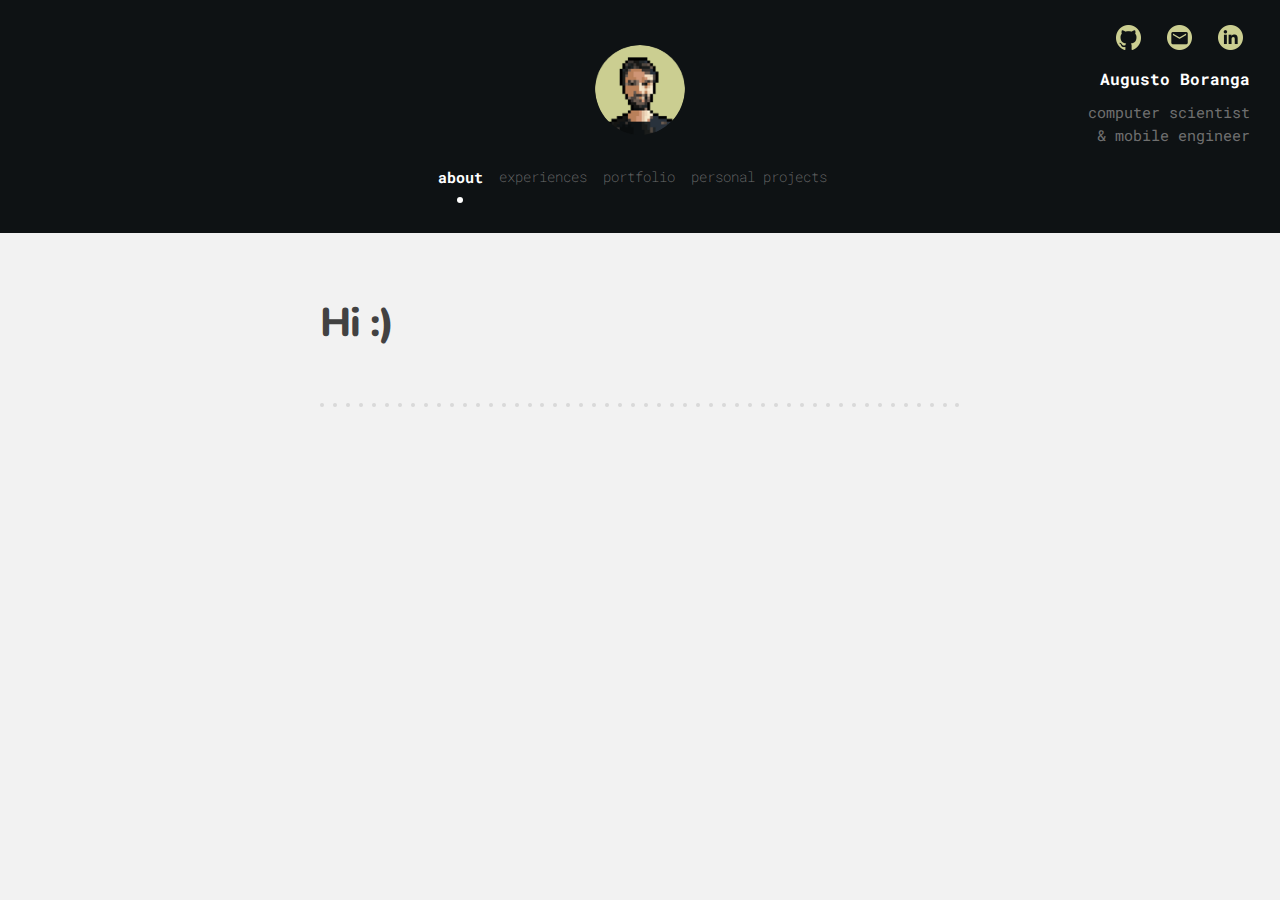
<file: index.html>
<!DOCTYPE html>

<html>
<head>
    <meta http-equiv="content-type" content="text/html; charset=utf-8">
    <title>Augusto Boranga</title>
    <script src="static/jquery-3.1.0.js"></script>
    <link href="https://fonts.googleapis.com/css?family=Nunito:300,400,400i,700,900&display=swap" rel="stylesheet">
    <link href="https://fonts.googleapis.com/css?family=Roboto+Mono:400,700&display=swap" rel="stylesheet">
    <link rel="stylesheet" type="text/css" href="static/main.css">
    <link rel="icon" type="image/png" href="static/images/profile.png">
</head>

<body>
    <div class="header" align="center">
    <div class="topRightCorner">
        <div class="contactContainer">
            <div class="contactButton"><a target="_blank" href="https://github.com/gutoboranga"><img class="contactButtonImage" src="static/images/icons/github-icon.png"></a></div>&emsp;
            <div class="contactButton"><a href="mailto:guto.boranga@gmail.com"><img class="contactButtonImage" src="static/images/icons/mail-icon.png"></a></div>&emsp;
            <div class="contactButton"><a target="_blank" href="https://www.linkedin.com/in/gutoboranga"><img class="contactButtonImage" src="static/images/icons/linkedin-icon.png"></a></div>
        </div>
        <div class="myName">
            Augusto Boranga
        </div>
        <div class="myBriefDescription">
            computer scientist<br>& mobile engineer
        </div>
    </div>
    
    <img class="profilePicture" src="static/images/profile.png">
    <div class="topButtonGroup" align="center"><div align="center"><a class="button button-selected" href="index.html">about</a><div id="little-circle"></div></div>&emsp;<div align="center"><a class="button" href="experiences.html">experiences</a></div>&emsp;<div align="center"><a class="button" href="portfolio.html">portfolio</a></div>&emsp;<div align="center"><a class="button" href="personal_projects.html">personal projects</a></div>&emsp;</div>
</div>
    <div id="full_content">
        <h1>Hi :)</h1>
<h4></h4>
<div class="section_divider"></div>


    </div>
    <script>
        let dot = "<span class=\"dot\"></span>"
        let separators = document.getElementsByClassName('section_divider');
                
        for (var i = 0; i < separators.length; i++) {
            separators[i].innerHTML = dot.repeat(50);
        }
    </script>
</body>
</file>
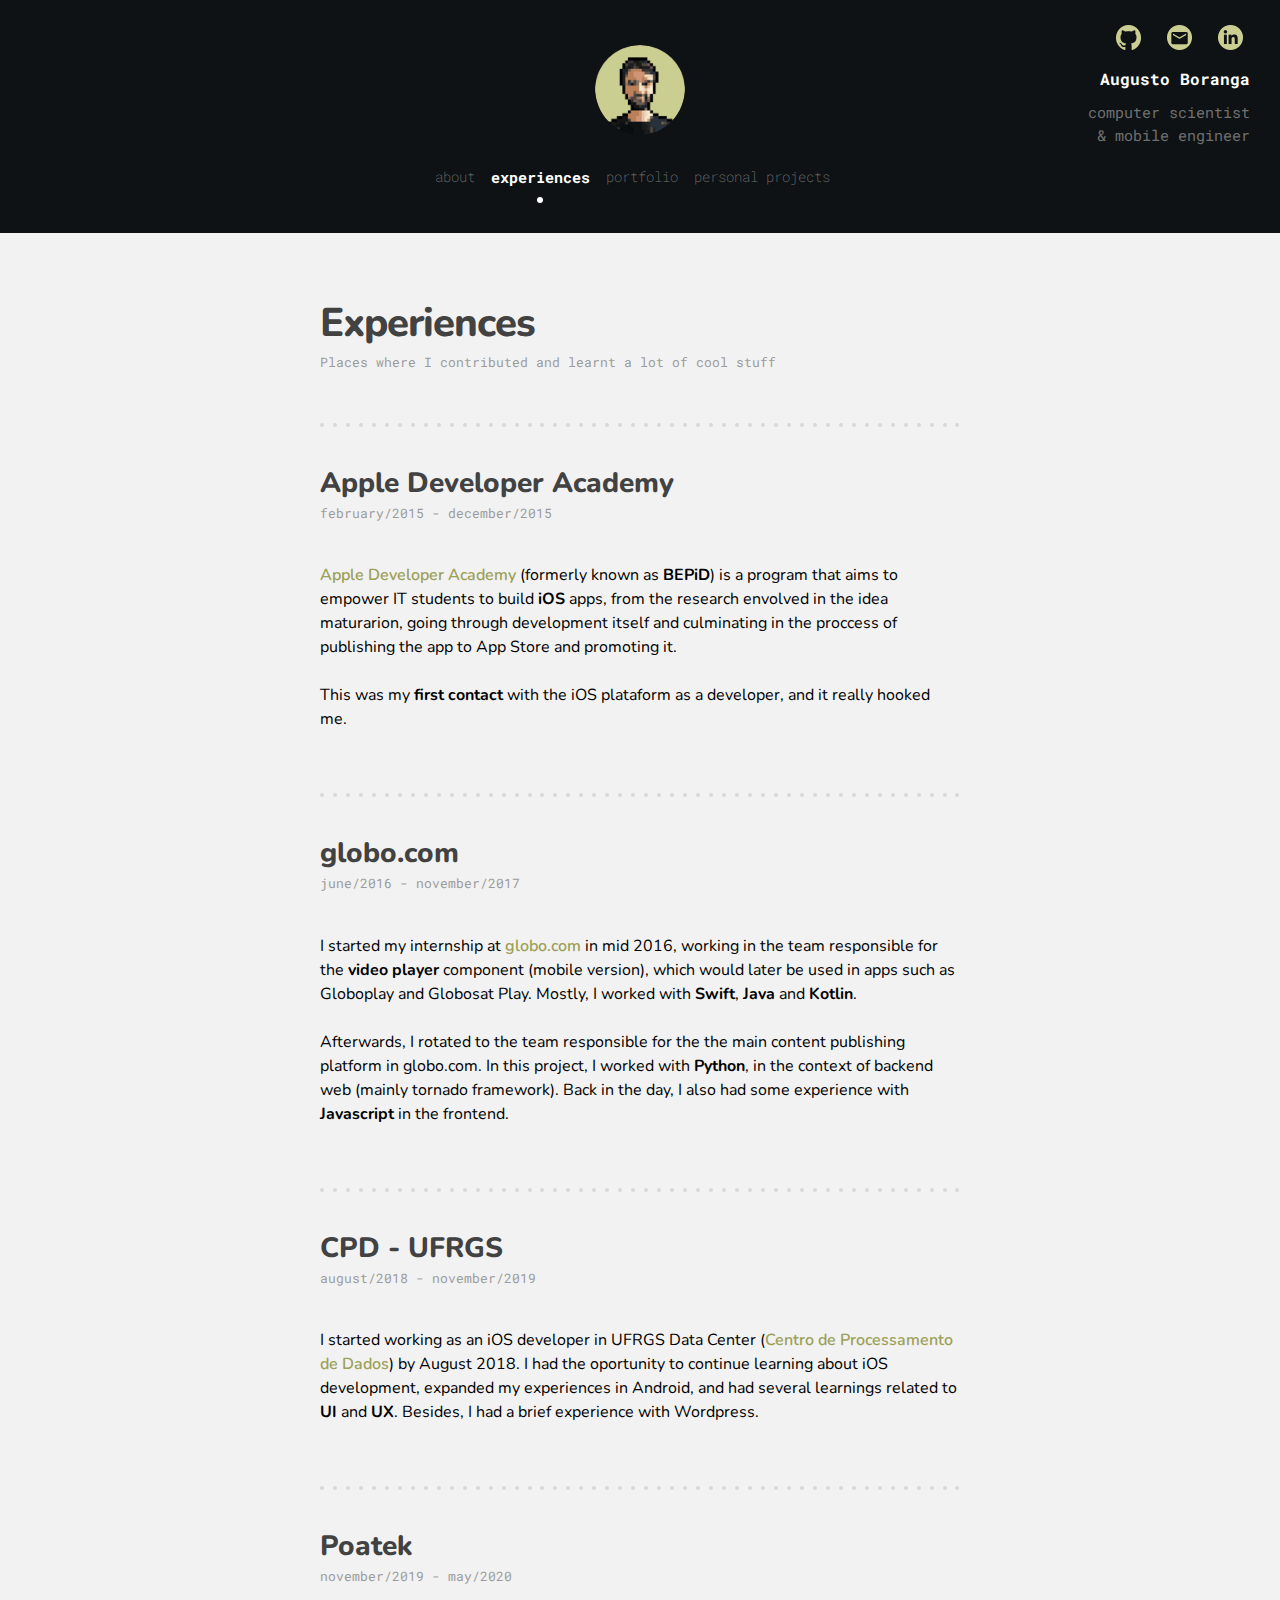
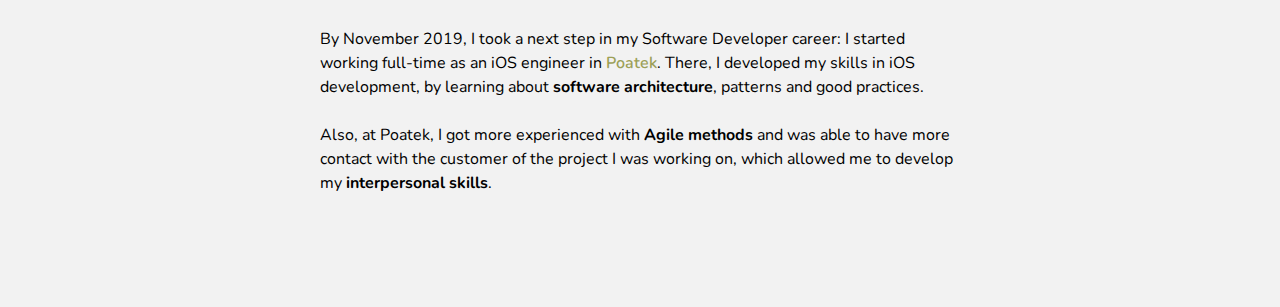
<file: experiences.html>
<!DOCTYPE html>

<html>
<head>
    <meta http-equiv="content-type" content="text/html; charset=utf-8">
    <title>Augusto Boranga</title>
    <script src="static/jquery-3.1.0.js"></script>
    <link href="https://fonts.googleapis.com/css?family=Nunito:300,400,400i,700,900&display=swap" rel="stylesheet">
    <link href="https://fonts.googleapis.com/css?family=Roboto+Mono:400,700&display=swap" rel="stylesheet">
    <link rel="stylesheet" type="text/css" href="static/main.css">
    <link rel="icon" type="image/png" href="static/images/profile.png">
</head>

<body>
    <div class="header" align="center">
    <div class="topRightCorner">
        <div class="contactContainer">
            <div class="contactButton"><a target="_blank" href="https://github.com/gutoboranga"><img class="contactButtonImage" src="static/images/icons/github-icon.png"></a></div>&emsp;
            <div class="contactButton"><a href="mailto:guto.boranga@gmail.com"><img class="contactButtonImage" src="static/images/icons/mail-icon.png"></a></div>&emsp;
            <div class="contactButton"><a target="_blank" href="https://www.linkedin.com/in/gutoboranga"><img class="contactButtonImage" src="static/images/icons/linkedin-icon.png"></a></div>
        </div>
        <div class="myName">
            Augusto Boranga
        </div>
        <div class="myBriefDescription">
            computer scientist<br>& mobile engineer
        </div>
    </div>
    
    <img class="profilePicture" src="static/images/profile.png">
    <div class="topButtonGroup" align="center"><div align="center"><a class="button" href="index.html">about</a></div>&emsp;<div align="center"><a class="button button-selected" href="experiences.html">experiences</a><div id="little-circle"></div></div>&emsp;<div align="center"><a class="button" href="portfolio.html">portfolio</a></div>&emsp;<div align="center"><a class="button" href="personal_projects.html">personal projects</a></div>&emsp;</div>
</div>
    <div id="full_content">
        <h1>Experiences</h1>
<h4>Places where I contributed and learnt a lot of cool stuff</h4>
<div class="section_divider"></div>

<h2>Apple Developer Academy</h2>
<h4>february/2015 - december/2015</h4>
<div class="section-container" style="">
    <div class="section-content-text" style="width: 100%;">
        <a target="_blank" href="http://www.bepid.com.br/poa/">Apple Developer Academy</a>  (formerly known as <b>BEPiD</b>) is a program that aims to empower IT students to build <b>iOS</b> apps, from the research envolved in the idea maturarion, going through development itself and culminating in the proccess of publishing the app to App Store and promoting it.<br><br>This was my <b>first contact</b> with the iOS plataform as a developer, and it really hooked me.
        
    </div>
    <div class="section-content-media" style="width: 0;">
        
    </div>
</div>

<div class="section_divider"></div>
<h2>globo.com</h2>
<h4>june/2016 - november/2017</h4>
<div class="section-container" style="">
    <div class="section-content-text" style="width: 100%;">
        I started my internship at <a target="_blank" href="https://estag.globo.com/">globo.com</a> in mid 2016, working in the team responsible for the <b>video player</b> component (mobile version), which would later be used in apps such as Globoplay and Globosat Play. Mostly, I worked with <b>Swift</b>, <b>Java</b> and <b>Kotlin</b>.<br><br>Afterwards, I rotated to the team responsible for the the main content publishing platform in globo.com. In this project, I worked with <b>Python</b>, in the context of backend web (mainly tornado framework). Back in the day, I also had some experience with <b>Javascript</b> in the frontend.
        
    </div>
    <div class="section-content-media" style="width: 0;">
        
    </div>
</div>

<div class="section_divider"></div>
<h2>CPD - UFRGS</h2>
<h4>august/2018 - november/2019</h4>
<div class="section-container" style="">
    <div class="section-content-text" style="width: 100%;">
        I started working as an iOS developer in UFRGS Data Center (<a target="_blank" href="https://www.ufrgs.br/cpd/">Centro de Processamento de Dados</a>) by August 2018. I had the oportunity to continue learning about iOS development, expanded my experiences in Android, and had several learnings related to <b>UI</b> and <b>UX</b>. Besides, I had a brief experience with Wordpress.
        
    </div>
    <div class="section-content-media" style="width: 0;">
        
    </div>
</div>

<div class="section_divider"></div>
<h2>Poatek</h2>
<h4>november/2019 - may/2020</h4>
<div class="section-container" style="">
    <div class="section-content-text" style="width: 100%;">
        By November 2019, I took a next step in my Software Developer career: I started working full-time as an iOS engineer in <a target="_blank" href="https://www.poatek.com">Poatek</a>. There, I developed my skills in iOS development, by learning about <b>software architecture</b>, patterns and good practices.<br><br>Also, at Poatek, I got more experienced with <b>Agile methods</b> and was able to have more contact with the customer of the project I was working on, which allowed me to develop my <b>interpersonal skills</b>.
        
    </div>
    <div class="section-content-media" style="width: 0;">
        
    </div>
</div>
<div class="blankSpace"></div
    </div>
    <script>
        let dot = "<span class=\"dot\"></span>"
        let separators = document.getElementsByClassName('section_divider');
                
        for (var i = 0; i < separators.length; i++) {
            separators[i].innerHTML = dot.repeat(50);
        }
    </script>
</body>
</file>
<file: static/main.css>
@font-face {
    font-family: 'OCR';
    src: url("fonts/OCRAStd.otf");
}

head {
    /*margin: 0px;*/
}

body {
    font-family: 'Nunito', sans-serif;
    
    line-height: 1.5;
    padding: 4em 1em;
    margin: 0 auto;
    padding: 0;
    
    background-color: #F2F2F2;
    background-size: 100%;
}

.header {
    background-color: #0E1214;
    width: 100%;
    margin: 0 auto;
    color: #212121;
    padding-top: 30px;
    padding-bottom: 30px;
}

.languageButton {
    font-size: 18px;
    color: white;
    margin-left: 15px;
    background-color: transparent;
    border: none;
}

.languageButtonGroup {
    position: absolute;
    bottom: 10px;
}

h1 {
    margin: 0px;
    margin-top: 10px;
    color: #424242;
    font-weight: 800;
    font-size: 40px;
    letter-spacing: -1px;
}

h2 {
    color: #424242;
    font-weight: 800;
    font-size: 28px;
    margin-bottom: 0px;
    margin-top: 30px;
}

h3 {
    font-family: 'Roboto Mono', monospace;
    color: #999;
    font-weight: 600;
    font-size: 14px;
    margin-bottom: 18px;
    margin-top: 30px;
}

h4 {
    margin: 0px;
    margin-top: 0px;
    margin-bottom: 28px;
    font-family: 'Roboto Mono', monospace;
    color: #9C9C9C;
    font-weight: 400;
    font-size: 13px;
}

p {
    color: #424242;
    font-size: 19px;
    font-weight: 300;
    text-align: justify;
    margin-bottom: 20px;
    margin-top: 15px;
}

a.button {
    font-weight: 200;
    font-size: 14px;
    color: #6F6F6F;
    text-decoration: none;
    line-height: 40px;
    margin: 0 auto;
    font-family: 'Roboto Mono', monospace;
}

a.button-selected {
    font-size: 15px;
    font-weight: 700;
    color: white;
}

.topRightCorner {
    color: white;
    position: absolute;
    right: 20px;
    top: 0;
}

.myName {
    font-family: 'Roboto Mono', monospace;
    color: #FFF;
    font-weight: 800;
    font-size: 16px;
    margin-top: 10px;
    margin-right: 10px;
    text-align: right;
}

.myBriefDescription {
    font-family: 'Roboto Mono', monospace;
    color: #6F6F6F;
    font-size: 15px;
    margin-top: 10px;
    margin-right: 10px;
    text-align: right;
}

a {
    color: #9CA057;
    text-decoration: none;
    font-weight: 600;
    cursor: pointer;
}

ul {
    margin-top: 0px;
}

li {
    color: #424242;
    font-size: 17px;
    font-weight: 300;
}

.topButtonGroup {
    justify-content: center;
    display: flex;
    margin: 0 auto;
    margin-top: 5px;
    text-align: center;
}

#full_content {
    margin: 0 auto;
    padding-top: 0;
    margin-top: 0;
    max-width: 50%;
    padding-top: 50px;
}

.portfolioItemDiv {
    padding-top: 12px;
    padding-bottom: 12px;
    display: flex;
}

.portfolioItemImageDiv {
    width: 35%;
}

.portfolioItemTextDiv {
    width: 68%;
}

.portfolioItemImage {
    margin-left: 20px;
    margin-top: 10px;
    width: 80%;
}

.code {
    font-size: 14px;
    font-family: courier;
    color: #333;
    background-color: #f2f7fe;
    margin-top: 20px;
    padding: 6px 6px 6px 14px;
    border-left: 4px solid #0a9bf5;
}

.image {
    padding:0px;
    margin-top:20px;
    max-width: 100%;
}

.imageDescription {
    font-weight: lighter;
    font-style: italic;
    font-size: 14px;
}

.contactContainer {
    display: inline-flex;
}

.contactButton {
    margin-top: 25px;
    margin-left: 10px;
    text-decoration: none;
    color: white;
    border-radius: 50%;
    height: 25px;
    width: 25px;
}

.contactButtonImage {
    height: 100%;
    width: 100%;
}

.image-center {
    width: 100%;
    display: block;
    margin-left: auto;
    margin-right: auto;
    margin-top: 30px;
}

.image-right {
    margin-left: 20px;
    margin-top: 0;
    width: 80%;
}

.section-container {
    padding-top: 12px;
    padding-bottom: 12px;
}

.projectsImage {
    width: 100%;
    display: block;
    margin-left: auto;
    margin-right: auto;
    margin-top: 30px;
}

.section_divider {
    text-align: center;
    font-family: 'Roboto Mono', monospace;
    font-weight: 800;
    font-size: 12px;
    color: #777;
    margin-top: 50px;
    margin-bottom: 35px;
    justify-content: space-between;
    display: flex;
}

.dot {
    height: 4px;
    width: 4px;
    background-color: #d9d9d9;
    border-radius: 50%;
    display: inline-block;
}

.blankSpace {
    padding-bottom: 100px;
}

#endPageIndicator {
    height: 8px;
    width: 75%;
    margin: 0 auto;
}

#endPageSquare {
    float: right;
    background: #FF7474;
    width: 8px;
    height: 8px;
    margin-bottom: 50px;
}

#little-circle {
    background-color: white;
    width: 6px;
    height: 6px;
    border-radius: 50%;
}

.profilePicture {
    width: 90px;
    height: 90px;
    padding-bottom: 10px;
    padding-top: 15px;
    border-radius: 50%;
}

@media (max-width: 1000px) {
    .portfolioItemDiv {
        padding-top: 12px;
        padding-bottom: 12px;
        display: block;
    }
    
    .portfolioItemTextDiv {
        width: 100%;
    }
    
    .portfolioItemImageDiv {
        margin-left: auto;
        margin-right: auto;
    }
    
    #full_content {
        margin: 0 auto;
        padding-top: 0;
        margin-top: 0;
        max-width: 80%;
        padding-top: 50px;
    }
    
    .topRightCorner {
        position: relative;
        justify-content: center;
        margin: 0 auto;
        margin-bottom: 10px;
        right: 0;
    }
    
    .contactContainer {
        justify-content: center;
    }
    
    .contactButton {
        margin-right: 0px;
        margin-top: 10px;
    }
    
    .myName {
        margin-right: 0;
        text-align: center;
        margin-top: 20px;
    }

    .myBriefDescription {
        margin-right: 0;
        text-align: center;
    }
}
</file>
